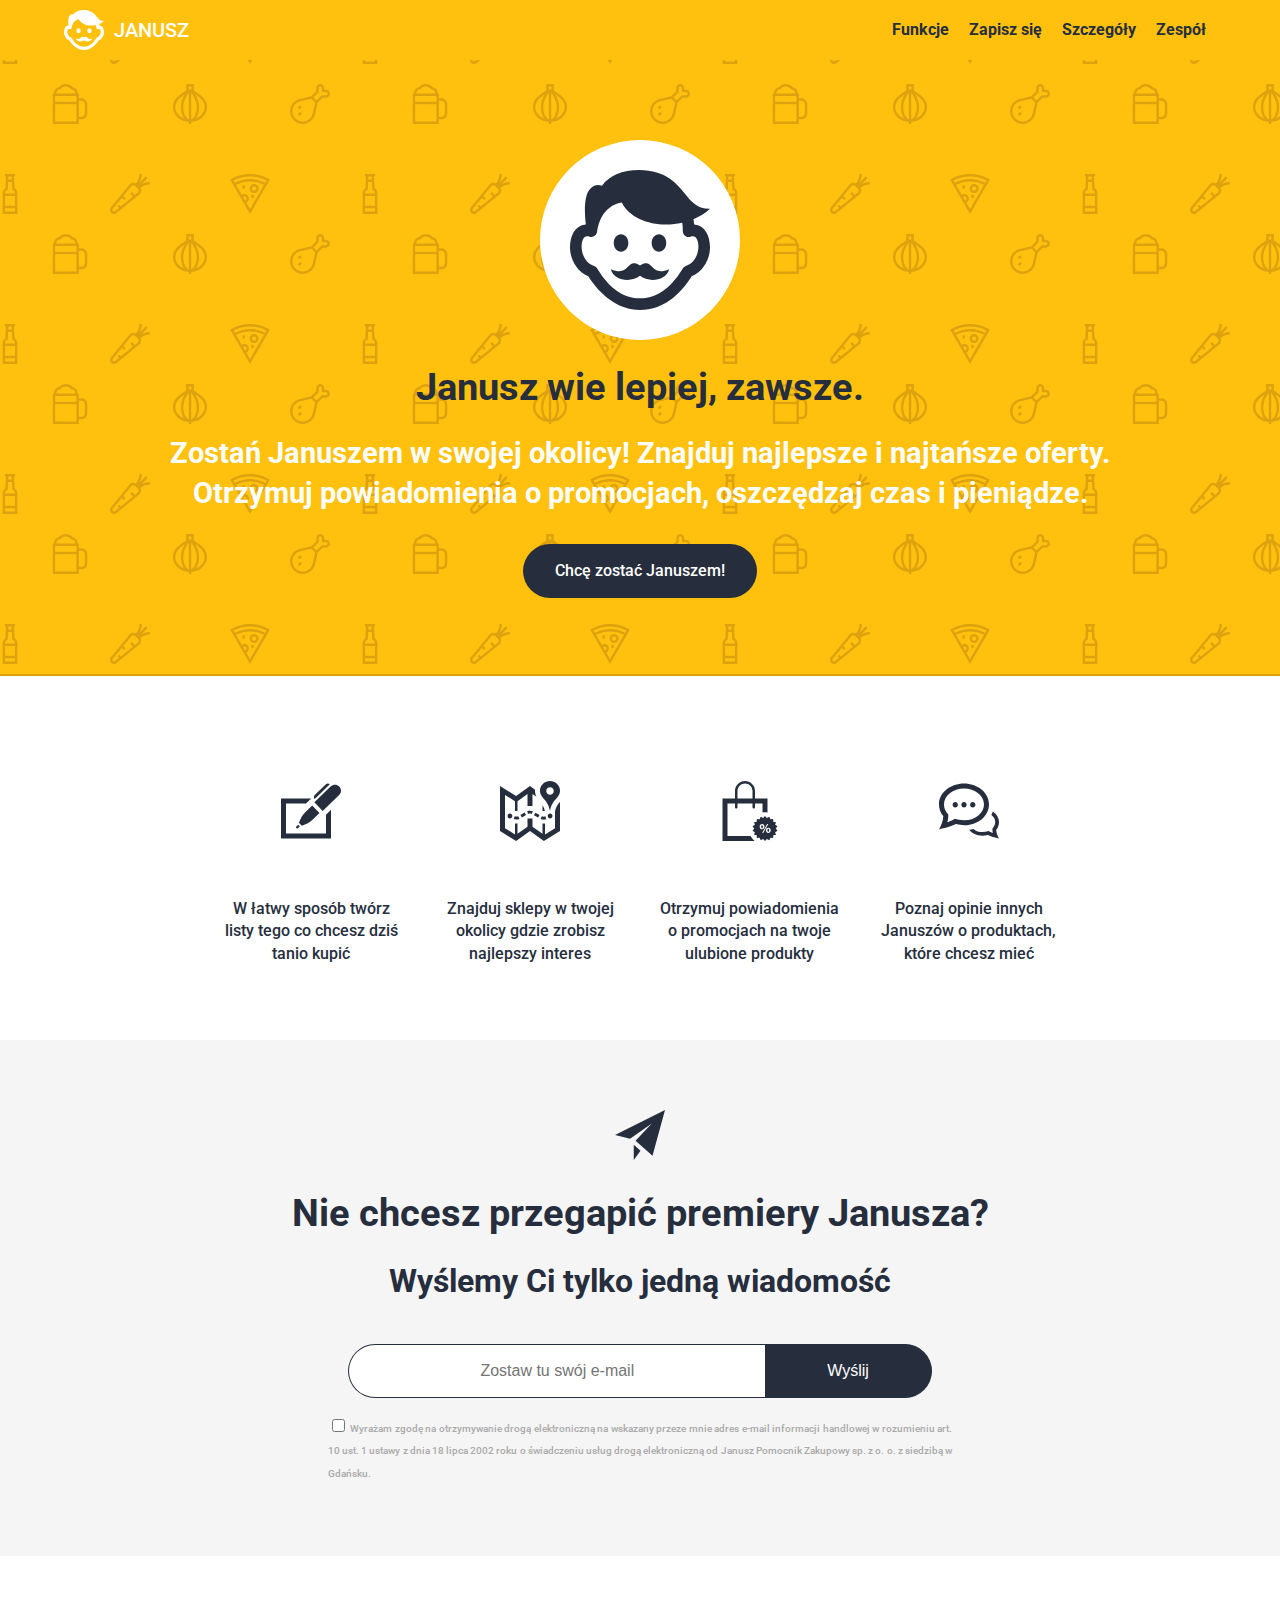
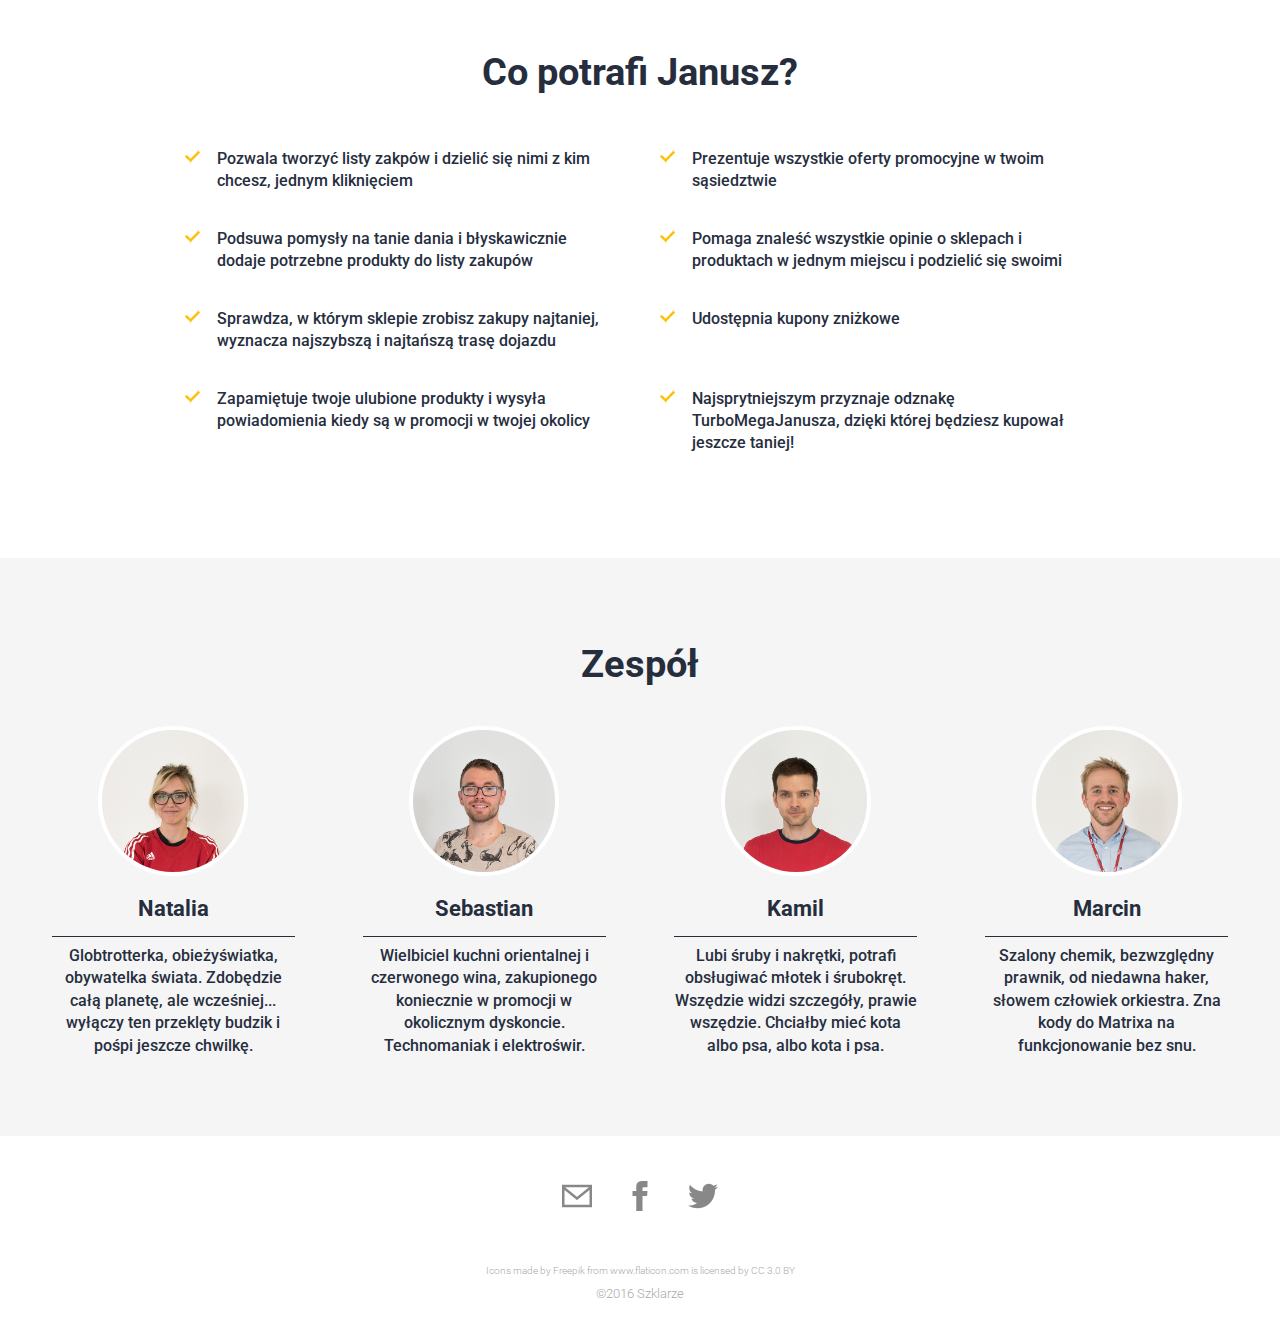
<file: index.html>
<!DOCTYPE html>
<html lang="pl">
<head>
    <meta charset="UTF-8">
    <meta name="viewport"
          content="width=device-width, initial-scale=1">
    <link rel="icon"
          type="image/png"
          href="images/favicon.ico">
    <title>Janusz - pomocnik zakupowy</title>
    <link rel="stylesheet"
          href="https://fonts.googleapis.com/css?family=Roboto:400,500,700&subset=latin-ext">
    <link rel="stylesheet"
          href="css/style-basic.css">
</head>
<body>

<!-- Start - Nawigacja -->
<nav class="nav-top">
    <ul>
        <li class="nav-logo"><a href="#intro">janusz</a></li>
        <li class="nav-button"
            id="nav-button"></li>
    </ul>
    <ul id="nav-links">
        <li><a href="#product-info">funkcje</a></li>
        <li><a href="#sign-up">zapisz się</a></li>
        <li><a href="#product-details">szczegóły</a></li>
        <li><a href="#team">zespół</a></li>
    </ul>
</nav>
<!-- End - Nawigacja -->

<!-- Start - Intro -->
<header class="intro" id="intro">
    <div class="intro-logo"></div>
    <h1>Janusz wie lepiej, zawsze.</h1>
    <h3 class="intro-caption">
        Zostań Januszem w swojej okolicy! Znajduj najlepsze i najtańsze oferty.<br>
        Otrzymuj powiadomienia o promocjach, oszczędzaj czas i pieniądze.
    </h3>
    <div>
        <a class="intro-button" href="#sign-up">Chcę zostać Januszem!</a>
    </div>
</header>
<!-- End - Intro -->

<!-- Start - Funkcje produktu -->
<section class="product-info"
         id="product-info">
    <div class="functionality-item-wrapper">
        <div class="functionality-img-wrapper">
            <img src="images/icon-blue-shopping-list.svg" alt="lista zakupów">
        </div>
        <div class="functionality-caption-wrapper">
            <p>
                W łatwy sposób twórz listy tego co chcesz dziś tanio kupić
            </p>
        </div>
    </div>
    <div class="functionality-item-wrapper">
        <div class="functionality-img-wrapper">
            <img src="images/icon-blue-geolocation.svg" alt="mapa">
        </div>
        <div class="functionality-caption-wrapper">
            <p>
                Znajduj sklepy w twojej okolicy gdzie zrobisz najlepszy interes
            </p>
        </div>
    </div>
    <div class="functionality-item-wrapper">
        <div class="functionality-img-wrapper">
            <img src="images/icon-blue-offer-alert.svg" alt="promocja">
        </div>
        <div class="functionality-caption-wrapper">
            <p>
                Otrzymuj powiadomienia o promocjach na twoje ulubione produkty
            </p>
        </div>
    </div>
    <div class="functionality-item-wrapper">
        <div class="functionality-img-wrapper">
            <img src="images/icon-blue-reviews.svg" alt="recenzje">
        </div>
        <div class="functionality-caption-wrapper">
            <p>
                Poznaj opinie innych Januszów o produktach, które chcesz mieć
            </p>
        </div>
    </div>
</section>
<!-- End - Funkcje produktu -->

<!-- Start - Zapis na premierę -->
<section class="sign-up"
         id="sign-up">
    <div class="sign-up-box">
        <div class="sign-up-intro">
            <img src="images/icon-blue-paper-plane.svg"
                 alt="paper plane icon"
                 class="img-plane">
            <h1>Nie chcesz przegapić premiery Janusza?</h1>
            <h2>Wyślemy Ci tylko jedną wiadomość</h2>
        </div>
        <form class="sign-up-form"
              action="http://tools.is-academy.pl/mailer.php"
              method="post">
            <input type="email"
                   name="email"
                   placeholder="Zostaw tu swój e-mail"
                   required
                   class="users-email"><!--Whitespace clear
         --><input type="hidden"
                   name="receiver"
                   value="szklarze.isa@gmail.com"><!--Whitespace clear
         --><input type="submit"
                   value="Wyślij"
                   class="sign-up-button">
            <div class="sign-up-giodo-text">
                <p>
                       <span>
                           <input type="checkbox"
                                  name="Zgoda-na-przetwarzanie-danych-osobowych"
                                  required
                                  title="Zgoda">
                       </span>
                    Wyrażam zgodę na otrzymywanie drogą elektroniczną na wskazany przeze
                    mnie adres e-mail informacji handlowej w rozumieniu art. 10 ust. 1
                    ustawy z dnia 18 lipca 2002 roku o świadczeniu usług drogą
                    elektroniczną od Janusz Pomocnik Zakupowy sp. z o. o. z siedzibą w
                    Gdańsku.
                </p>
            </div>
        </form>
    </div>
</section>
<!-- End - Zapis na premierę -->

<!-- Start - "Thank-you" window -->
<aside class="popup-window-dimm"><!-- Hidden by default -->
    <div class="popup-window">
        <div class="popup-close-button"></div>
        <div class="text-container">
            <h3>Janusz mówi:</h3>
            <div><!--Whitespace clear
             --><h1>"Uszanowanko,<br> Kierowniczko i Kierowniku!"</h1>
                <!--Whitespace clear      -->
                <div class="beer-img"></div><!--Whitespace clear
         --></div>
            <h3>Kliknij w kufel, a w podzięce Janusz zapewni ci trochę rozrywki!</h3>
        </div>
    </div>
</aside>
<!-- End - "Thank-you" window -->

<!-- Start - Gra -->
<section class="game"><!-- Hidden by default -->

    <div class="game-intro-text">
        <h2>Baw się z Januszem</h2>
        <div class="game-close-button"></div>
    </div>

    <div class="game-box">

        <table class="game-table">
        </table>

        <div class="game-instructions">
            <h3>Pomóż Januszowi w znalezieniu jego ulubionych przedmiotów!</h3>
            <p>Wyszukaj na planszy produkty, których szuka Janusz. Jeden
                produkt to 1 złotówa od Janusza. Skończ przed czasem, a dostaniesz
                dodatkowe złotówy. Jeśli nie zdążysz, Janusz zabiera złotówę za
                nieodnalezione produkty! Zdobycie minimum 6 złotów odblokuje kolejny
                etap gry.</p>
            <button class="game-show-button">Zacznij szukać</button>
        </div>
        <div class="game-instructions-next-level">
            <h3>Pomóż Januszowi w znalezieniu jego ulubionych przedmiotów!</h3>
            <p>Janusz bardzo lubi kupować produkty w promocji '3 + 1 gratis'.
                Aby pomóc Januszowi musisz odszukać ciąg produktów, który składa
                się z 4 takich samych przedmiotów. Za każdy z nich otrzymasz punkty.
                Masz na to tylko 60 sekund! Powodzenia! Wybierając dwa przedmioty
                znajdujące się obok siebie spowodujesz, że zamienią się miejscami.</p>
            <button class="game-show-button-next-level">Zacznij szukać</button>
        </div>

        <div class="game-summary">
            <h3>Koniec gry!</h3>
            <p>Liczba zdobytych złotówek to:</p>
            <h1 class="game-score">--</h1>
            <h4>Gratulacje!</h4>
            <h4>Odblokowałeś kolejny poziom gry.</h4>
            <button class="game-show-button-next-level-instruction">Gram dalej</button>
            <button class="game-show-button">Zagraj ponownie</button>
            <button class="game-show-button-next-level">Zagraj ponownie</button>

        </div>

        <div class="game-panel">
            <button class="game-start-button">Nowa gra</button>
            <button class="game-start-button-next-level">Nowa gra</button>
            <button class="game-mix-button">Mieszaj</button>
            <h4>Janusz szuka:</h4>
            <div class="game-find-this-img"></div>
            <h4 class="game-timer">Czas: 00:00</h4>
            <h4 class="game-points">Złotówy: <span class="points">--</span></h4>
        </div>


    </div>
</section>
<!-- End - Gra -->

<!-- Start - Opis funkcjonalności -->
<section class="product-details"
         id="product-details">
    <h1>Co potrafi Janusz?</h1>
    <div class="product-details-list">
        <ul class="list-1">
            <li>Pozwala tworzyć listy zakpów i dzielić się nimi z kim chcesz, jednym
                kliknięciem
            </li>
            <li>Podsuwa pomysły na tanie dania i błyskawicznie dodaje potrzebne produkty
                do listy zakupów
            </li>
            <li>Sprawdza, w którym sklepie zrobisz zakupy najtaniej, wyznacza najszybszą i
                najtańszą trasę dojazdu
            </li>
            <li>Zapamiętuje twoje ulubione produkty i wysyła powiadomienia kiedy
                są w
                promocji w twojej okolicy
            </li>
        </ul>
    </div><!--Nie wstawiać tu białych znaków! Display inline-block
    -->
    <div class="product-details-list">
        <ul class="list-2">
            <li>Prezentuje wszystkie oferty promocyjne w twoim sąsiedztwie</li>
            <li>Pomaga znaleść wszystkie opinie o sklepach i produktach w jednym
                miejscu i
                podzielić się swoimi
            </li>
            <li>Udostępnia kupony zniżkowe</li>
            <li>Najsprytniejszym przyznaje odznakę TurboMegaJanusza, dzięki której
                będziesz kupował jeszcze taniej!
            </li>
        </ul>
    </div>
</section>
<!-- End - Opis funkcjonalności-->

<!-- Start - Zespół -->
<section class="team" id="team">
    <h1>Zespół</h1>
    <div class="team-member">
        <div class="team-member-front">
            <img class="team-member-foto" src="images/tm-natalia.jpg" alt="Natalia">
            <h5>Natalia</h5>
            <p class="team-member-caption">Globtrotterka, obieżyświatka, obywatelka świata. Zdobędzie całą planetę, ale wcześniej... wyłączy ten przeklęty budzik i pośpi jeszcze chwilkę.</p>
        </div>
    </div>
    <div class="team-member">
        <div class="team-member-front">
            <img class="team-member-foto" src="images/tm-sebastian.jpg" alt="Sebastian">
            <h5>Sebastian</h5>
            <p class="team-member-caption">Wielbiciel kuchni orientalnej i czerwonego wina, zakupionego koniecznie w promocji w okolicznym dyskoncie. Technomaniak i elektroświr.</p>
        </div>
    </div>
    <div class="team-member">
        <div class="team-member-front">
            <img class="team-member-foto" src="images/tm-kamil.jpg" alt="Kamil">
            <h5>Kamil</h5>
            <p class="team-member-caption">Lubi śruby i nakrętki, potrafi obsługiwać młotek i śrubokręt. Wszędzie widzi szczegóły, prawie wszędzie. Chciałby mieć kota albo psa, albo kota i psa.</p>
        </div>
    </div>
    <div class="team-member">
        <div class="team-member-front">
            <img class="team-member-foto" src="images/tm-marcin.jpg" alt="Marcin">
            <h5>Marcin</h5>
            <p class="team-member-caption">Szalony chemik, bezwzględny prawnik, od niedawna haker, słowem człowiek orkiestra. Zna kody do Matrixa na funkcjonowanie bez snu.</p>
        </div>
    </div>
</section>
<!-- End - Zespół -->

<!-- Start - Stopka -->
<footer class="footer">
    <a href="mailto:nataliavetter@gmail.com" title="Email">
        <img class="footer-icon" src="images/icon-grey-mail.png">
    </a>
    <a href="#" title="Facebook" target="_blank">
        <img class="footer-icon" src="images/icon-grey-facebook.png">
    </a>
    <a href="#" title="Twitter" target="_blank">
        <img class="footer-icon" src="images/icon-grey-twitter.png">
    </a>
    <p class="footer-caption">
        <span class="credits">Icons made by
            <a href="http://www.flaticon.com/authors/freepik"
               title="Freepik">Freepik</a> from
            <a href="http://www.flaticon.com"
               title="Flaticon">www.flaticon.com</a> is licensed by
            <a href="http://creativecommons.org/licenses/by/3.0/"
               title="Creative Commons BY 3.0" target="_blank">CC 3.0 BY</a>
        </span>
        <br>&copy;2016 Szklarze
    </p>
</footer>
<!-- End - Stopka -->

<script src="js/jquery-3.1.1.min.js"></script>
<script src="js/script.js"></script>
</body>
</html>
</file>
<file: css/style-basic.css>
body {
  margin: 0;
  font-family: 'Roboto', sans-serif;
  font-size: 16px;
  font-weight: 500;
  line-height: 1.4em;
  color: #262e3e; }

h1, h2, h3, h5, h5, h6 {
  font-family: 'Roboto', sans-serif;
  font-weight: 700;
  line-height: 1.4em;
  margin: 0.5em; }

h1 {
  font-size: 2.4em; }

h2 {
  font-size: 2em; }

h3 {
  font-size: 1.8em; }

h4 {
  font-size: 1.6em; }

h5 {
  font-size: 1.4em; }

h6 {
  font-size: 1.2em; }

p {
  margin: 0.2em 0; }

a {
  text-decoration: none;
  color: inherit; }

@media screen and (max-width: 600px) {
  body {
    font-size: 0.7em; } }
.nav-top {
  background: #ffc10e;
  margin: 0;
  width: 100%;
  position: fixed;
  top: 0;
  left: 0;
  display: flex; }
  .nav-top ul {
    margin: 0;
    list-style-type: none;
    display: flex; }
  .nav-top ul:first-child {
    width: 20%;
    padding-left: 5%; }
  .nav-top ul:last-child {
    justify-content: flex-end;
    width: 70%;
    padding-right: 5%;
    padding-left: 0; }
    .nav-top ul:last-child li {
      font-weight: bold;
      transition: background-color 0.2s ease-in-out; }
      .nav-top ul:last-child li:hover {
        background-color: #dda20e; }
      .nav-top ul:last-child li a.active {
        background-color: #dda20e; }
  .nav-top a:first-letter {
    text-transform: uppercase; }
  .nav-top a {
    display: block;
    padding: 10px;
    line-height: 40px; }

.nav-logo a {
  padding-left: 50px;
  color: #ffffff;
  font-size: 20px;
  text-transform: uppercase;
  background: url("../images/icon-white-janusz.svg") no-repeat left center;
  background-size: 40px; }

.nav-button {
  display: none; }

@media screen and (max-width: 600px) {
  .nav-top {
    flex-direction: column; }
    .nav-top ul:first-child {
      align-items: center;
      flex-direction: row;
      justify-content: space-between; }
    .nav-top ul:last-child {
      align-items: center;
      flex-direction: column;
      display: none; }
      .nav-top ul:last-child li {
        width: 100%;
        text-align: center; }
      .nav-top ul:last-child a {
        padding: 5px; }
    .nav-top ul:first-child, .nav-top ul:last-child {
      padding: 0 5%;
      width: 90%; }
    .nav-top a:first-letter {
      text-transform: uppercase; }

  #nav-button {
    display: list-item;
    background-image: url("../images/icon-white-menu.svg");
    background-size: contain;
    height: 40px;
    width: 40px; }

  #nav-links.toggle-menu {
    display: flex; }

  #nav-button.change-icon {
    background-image: url("../images/icon-white-menu-close.svg"); } }
.intro {
  background: #ffc10e url("../images/intro-background.svg") center bottom;
  background-size: 360px 150px;
  min-height: 400px;
  padding: 120px 30px 60px 30px;
  border-bottom: 2px solid #dda20e;
  text-align: center; }

.intro-logo {
  box-sizing: border-box;
  width: 200px;
  height: 200px;
  border-radius: 50%;
  background: #fff url("../images/icon-blue-janusz.svg") no-repeat center;
  background-size: 140px;
  margin: 20px auto;
  transition: background-color 0.2s ease-in-out; }

.intro-logo:hover {
  background-color: #fffbd2; }

.intro-caption {
  color: #fff; }

.intro-button {
  display: inline-block;
  border-radius: 27px;
  margin: 1em auto;
  padding: 1em 2em;
  background-color: #262e3e;
  color: #fff;
  cursor: pointer;
  transition: background-color 0.2s ease-in-out, padding 0.2s ease-in-out; }

.intro-button:hover {
  background-color: #465676;
  padding: 1em 3em; }

.product-info {
  height: auto;
  max-width: 70%;
  text-align: center;
  margin: auto;
  padding: 70px 0 60px; }
  .product-info p {
    margin: 0; }

.functionality-item-wrapper {
  display: inline-block;
  width: 100%;
  vertical-align: top; }

.functionality-img-wrapper {
  padding: 15px 0;
  margin: 0; }
  .functionality-img-wrapper img {
    height: 60px;
    width: auto;
    padding: 20px; }

.functionality-caption-wrapper {
  padding: 15px;
  margin: 0; }

@media screen and (min-width: 801px) and (max-width: 1200px) {
  .functionality-item-wrapper {
    width: 49%; } }
@media screen and (min-width: 1201px) {
  .functionality-item-wrapper {
    width: 24%; } }
.img-plane {
  width: 50px;
  height: 50px; }

.sign-up {
  background-color: #f5f5f5;
  padding: 70px 0 60px;
  display: flex;
  justify-content: center; }

.sign-up-box {
  width: 65%;
  max-width: 1200px;
  text-align: center; }

.sign-up-form {
  text-align: center;
  margin-top: 1%;
  padding-top: 3%; }

input[type=email] {
  padding: 2% 5%;
  border-radius: 30px 0 0 30px;
  border: 1px solid #262e3e;
  border-right: 0;
  font-size: 1em;
  width: 40%;
  text-align: center; }

input[type="email"]:focus {
  outline: none; }

input[type=submit] {
  width: 20%;
  font-size: 1em;
  background-color: #262e3e;
  border-radius: 0 30px 30px 0;
  border: 1px solid #262e3e;
  border-left: 0;
  padding: 2% 3%;
  color: #fff;
  cursor: pointer;
  transition: background-color 0.2s ease-in-out, padding 0.2s ease-in-out; }

input[type="submit"]:hover {
  background-color: #465676; }

input[type="submit"]:focus {
  outline: none; }

.sign-up-giodo-text {
  padding: 1% 0;
  text-align: justify;
  color: #aaaaaa;
  width: 75%;
  margin: 1% auto 0 auto;
  font-size: 0.6em; }

@media screen and (max-width: 800px) {
  .sign-up-box {
    width: 90%; }

  input[type=email] {
    width: 50%; }

  input[type=submit] {
    width: 20%; } }
.popup-window-dimm {
  position: fixed;
  top: 0;
  left: 0;
  background-color: rgba(38, 46, 62, 0.71);
  width: 100vw;
  height: 100vh;
  display: none;
  justify-content: center;
  align-items: center; }

.popup-window {
  position: relative;
  width: 80%;
  padding: 5% 3%;
  background: #ffc10e;
  border: 5px solid #dda20e;
  text-align: center; }
  .popup-window h1, .popup-window h3, .popup-window p {
    margin: 0; }
  .popup-window p {
    font-size: 1.2em;
    padding: 1em 0; }

.text-container > div {
  display: flex;
  flex-direction: column; }

.beer-img {
  background: url("../images/icon-black-beer.svg") center center no-repeat;
  background-size: contain;
  width: 100%;
  height: 35vw;
  min-height: 20%;
  margin: 5% auto; }

.popup-close-button {
  position: absolute;
  right: 1vw;
  top: 1vw;
  height: 40px;
  width: 40px;
  background: url("../images/icon-white-menu-close.svg") right top no-repeat;
  background-size: contain; }

@media screen and (orientation: landscape) and (max-width: 800px) {
  .text-container > div {
    flex-direction: row;
    justify-content: flex-start;
    align-items: center; }

  .beer-img {
    width: 25vw;
    height: 20vw;
    min-height: 20%;
    margin: 0 5vw 0 0; } }
@media screen and (min-width: 801px) {
  .beer-img {
    height: 25vh;
    max-height: 200px; }

  .popup-window {
    width: 60%;
    max-width: 1200px;
    padding: 2%; } }
.product-details {
  width: 80%;
  max-width: 1200px;
  margin: auto;
  padding: 70px 0 60px;
  text-align: center; }

.product-details-list {
  display: inline-block;
  vertical-align: top;
  margin: 0;
  width: 100%;
  padding-right: 20px; }
  .product-details-list .list-1 {
    margin: 30px 0 0; }
  .product-details-list .list-2 {
    margin: 0; }
  .product-details-list li {
    min-height: 80px;
    text-align: left;
    list-style-image: url("../images/icon-yellow-check-mark.png");
    padding-left: 10px; }

@media screen and (min-width: 1201px) {
  .product-details-list {
    width: 44%; }
    .product-details-list .list-1, .product-details-list .list-2 {
      margin: 30px 0; } }
.team {
  background-color: #f5f5f5;
  min-height: 300px;
  padding: 60px 0;
  text-align: center; }

.team-member {
  box-sizing: border-box;
  display: inline-block;
  vertical-align: top;
  width: 100%;
  padding: 1em 2em;
  transition: background 0.2s ease-in-out; }

.team-member-foto {
  box-sizing: border-box;
  width: 100%;
  max-width: 120px;
  border-radius: 50%;
  border: 4px solid #fff; }

.team-member-caption {
  border-top: 1px solid #262e3e;
  padding-top: 0.5em; }

@media screen and (min-width: 351px) {
  .team-member {
    width: 80%; } }
@media screen and (min-width: 601px) {
  .team-member {
    width: 70%; }

  .team-member-foto {
    max-width: 150px; } }
@media screen and (min-width: 801px) {
  .team-member {
    width: 40%; } }
@media screen and (min-width: 1201px) {
  .team-member {
    width: 24%;
    max-width: 360px; } }
.footer {
  padding: 30px 60px;
  text-align: center;
  color: #aaaaaa;
  font-size: 0.8em;
  font-weight: 300; }

.footer-icon {
  width: 30px;
  height: 30px;
  margin: 15px; }

.footer-caption {
  margin-top: 2em; }

.credits {
  font-size: 0.8em; }

.game {
  position: fixed;
  width: 100vw;
  height: 100vh;
  max-width: 1400px;
  max-height: 757px;
  top: 50vh;
  left: 50vw;
  transform: translate(-50%, -50%);
  background: #ffffff;
  border: 1px solid #465676;
  display: none; }
  .game tbody {
    margin: auto; }

.game-intro-text {
  text-align: center;
  background: #ffc10e;
  border: #ffc10e 1px solid;
  height: 10%;
  display: flex;
  align-items: center;
  justify-content: flex-start;
  padding: 0 2%; }

.game-intro-text h2 {
  margin: 0; }

.game-close-button {
  height: 40px;
  width: 40px;
  background: url(../images/icon-white-menu-close.svg) right top no-repeat;
  background-size: contain;
  margin-left: auto; }

.game-table, .game-panel {
  margin: 2% auto;
  display: none;
  justify-content: space-around; }

.game-table {
  height: 70%; }

td {
  width: 25px;
  height: 25px; }

.game-panel {
  flex-direction: row;
  flex-wrap: wrap;
  height: 20%;
  align-items: center;
  text-align: center; }
  .game-panel .game-timer, .game-panel .game-points {
    flex-grow: 3; }
  .game-panel .game-start-button, .game-panel .game-mix-button {
    flex-grow: 2;
    width: 25%; }
  .game-panel .game-find-this-img {
    flex-grow: 1;
    background-color: #f5f5f5;
    border: 8px solid #f5f5f5;
    width: 40px;
    height: 40px;
    margin: 0 auto; }
  .game-panel h3, .game-panel h4 {
    font-size: 1.4em;
    flex-grow: 2; }
  .game-panel .game-points, .game-panel .game-timer {
    width: 50%; }
  .game-panel .game-start-button, .game-panel .game-mix-button, .game-panel .game-start-button-next-level {
    width: 40%;
    margin: auto 5%; }

tbody {
  background-color: #f5f5f5; }

.game-show-button, .game-mix-button, .game-start-button,
.game-show-button-next-level-instruction, .game-start-button-next-level, .game-show-button-next-level {
  border-radius: 30px;
  border: 0;
  padding: 0.5em 3em;
  font-size: 1em;
  color: #262e3e;
  background-color: #ffc10e;
  font-weight: bold; }

.game-show-button:focus, .game-mix-button:focus, .game-start-button:focus,
.game-show-button-next-level-instruction:focus, .game-start-button-next-level:focus, .game-show-button-next-level:focus {
  outline: none; }

.game-mix-button {
  background-color: #262e3e;
  color: white;
  display: none;
  justify-content: center; }

.game-start-button.disabled, .game-start-button-next-level:disabled {
  color: #ffffff;
  background-color: #aaaaaa; }

.game-points {
  text-align: center; }

.img-element, .img-element-to-find {
  width: 100%;
  height: 100%;
  vertical-align: bottom; }

.game-instructions, .game-summary, .game-instructions-next-level {
  box-sizing: border-box;
  display: inline-block;
  width: 100%;
  min-height: 300px;
  margin: 0;
  padding: 4%;
  vertical-align: middle;
  background: #f5f5f5;
  text-align: center; }
  .game-instructions p, .game-summary p, .game-instructions-next-level p {
    margin-top: 3em; }
  .game-instructions button, .game-summary button, .game-instructions-next-level button {
    margin-top: 3em; }

.game-instructions-next-level {
  display: none; }

.game-summary {
  display: none; }

.game-box {
  height: 90%;
  display: flex;
  flex-direction: column;
  align-items: center;
  justify-content: center;
  margin: auto; }

.selected {
  background-color: #babac2; }

@media screen and (min-width: 351px) {
  td, .game-find-this-img {
    width: 30px;
    height: 30px; } }
@media screen and (min-width: 601px) {
  td, .game-find-this-img {
    width: 40px;
    height: 40px; }

  .game-box {
    flex-direction: row;
    max-width: 650px; }

  .game-table {
    height: 100%;
    width: 75%; }

  .game-panel {
    flex-direction: column;
    flex-wrap: nowrap;
    height: auto;
    width: 20%; }
    .game-panel .game-points, .game-panel .game-timer {
      width: 100%; }
    .game-panel .game-start-button, .game-panel .game-start-button-next-level, .game-panel .game-mix-button {
      width: 80%;
      padding: 0.5em 1em;
      margin: 1em auto; } }
@media screen and (min-width: 801px) {
  td, .game-find-this-img {
    width: 45px;
    height: 45px; }

  .game-table {
    width: 70%; }

  .game-table, .game-panel {
    margin: 0; }

  .game-box {
    max-width: 800px; } }
@media screen and (min-width: 1201px) {
  td, .game-find-this-img {
    width: 50px;
    height: 50px; }

  .game-box {
    max-width: 1000px;
    margin: auto; } }

/*# sourceMappingURL=style-basic.css.map */
</file>
